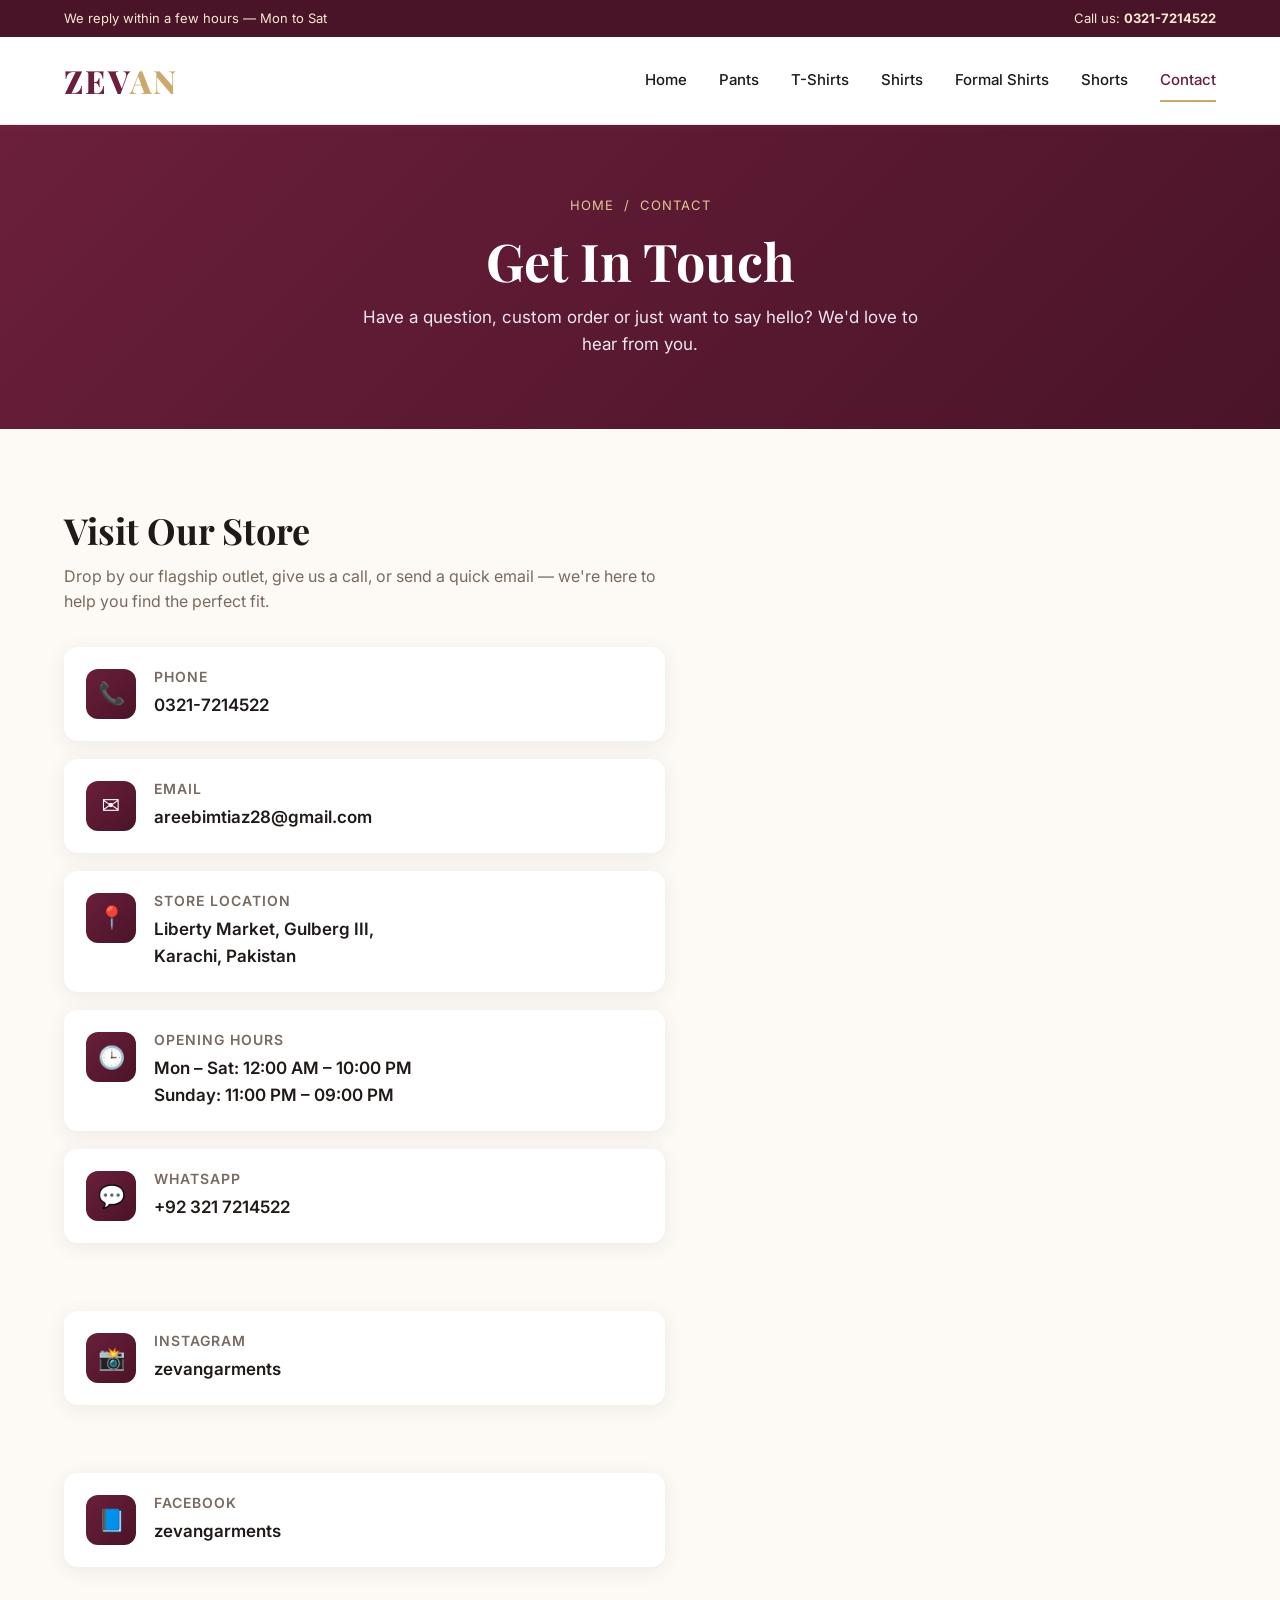
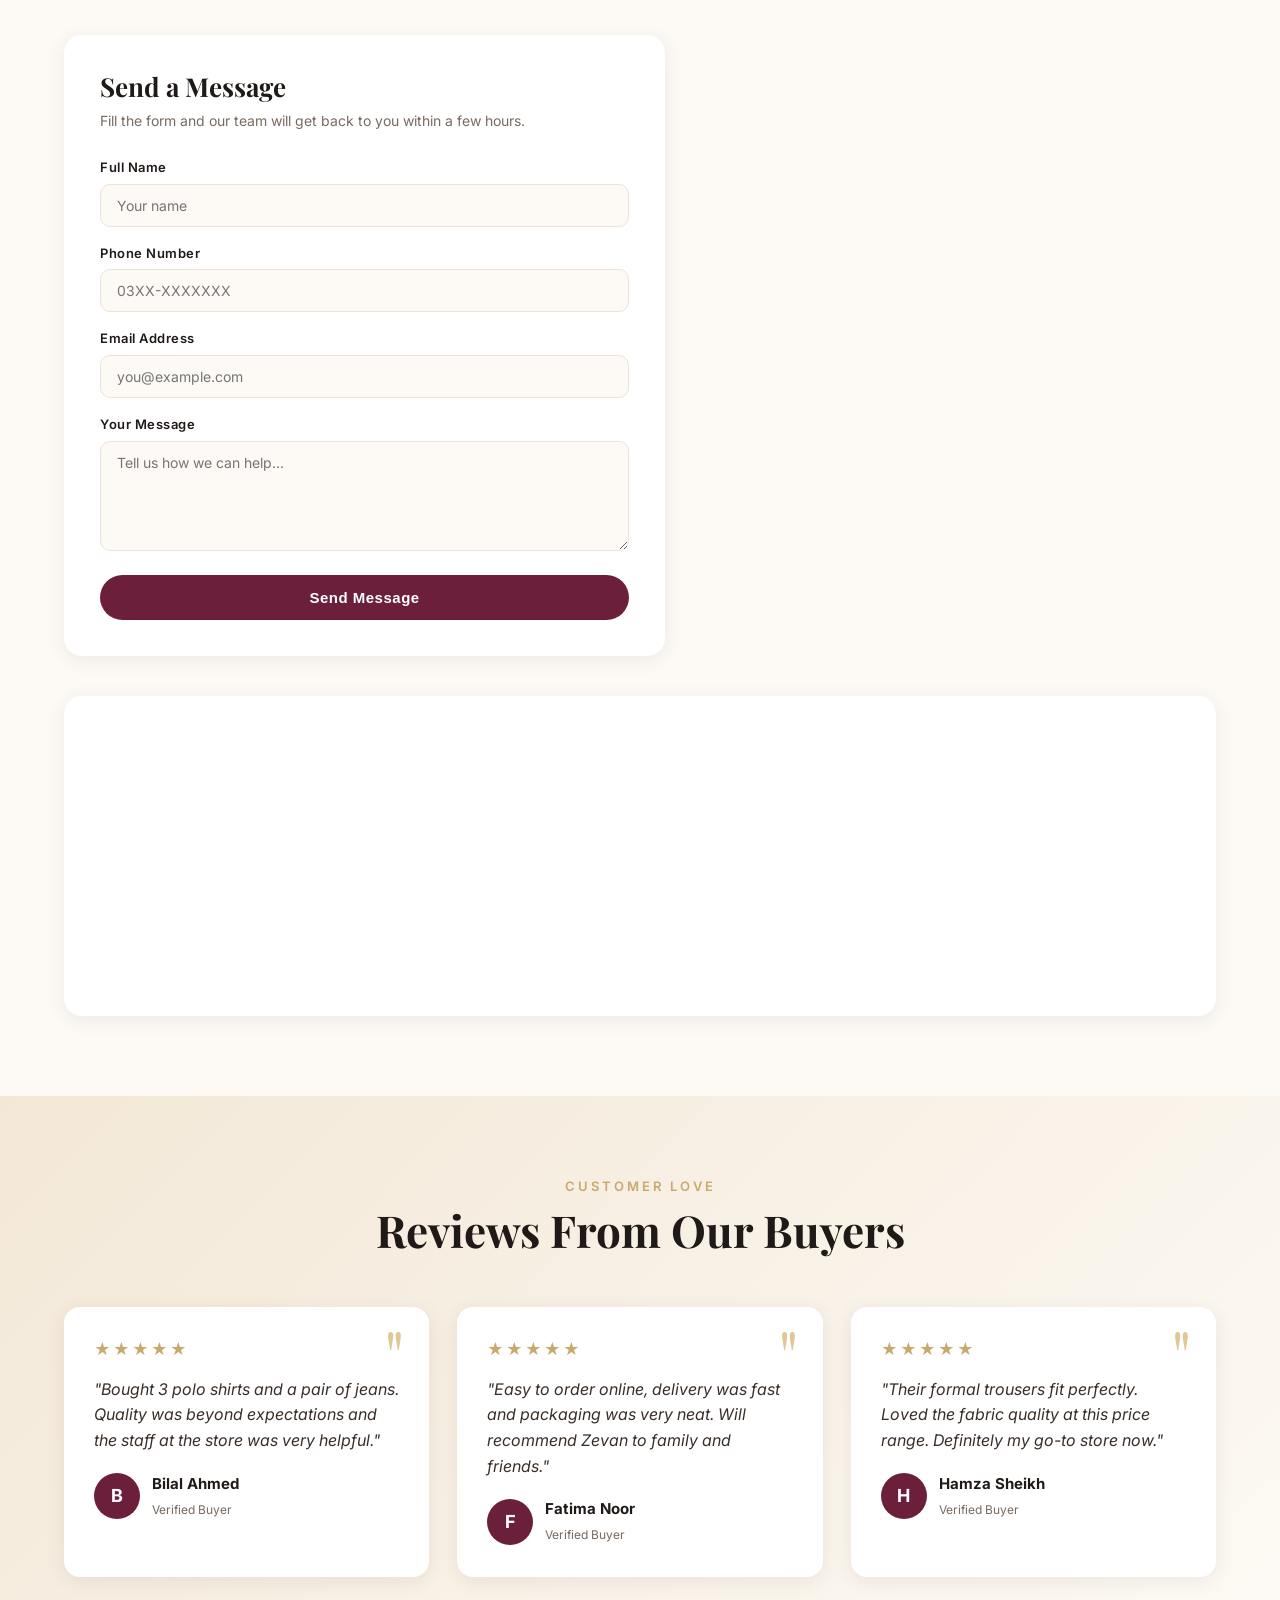
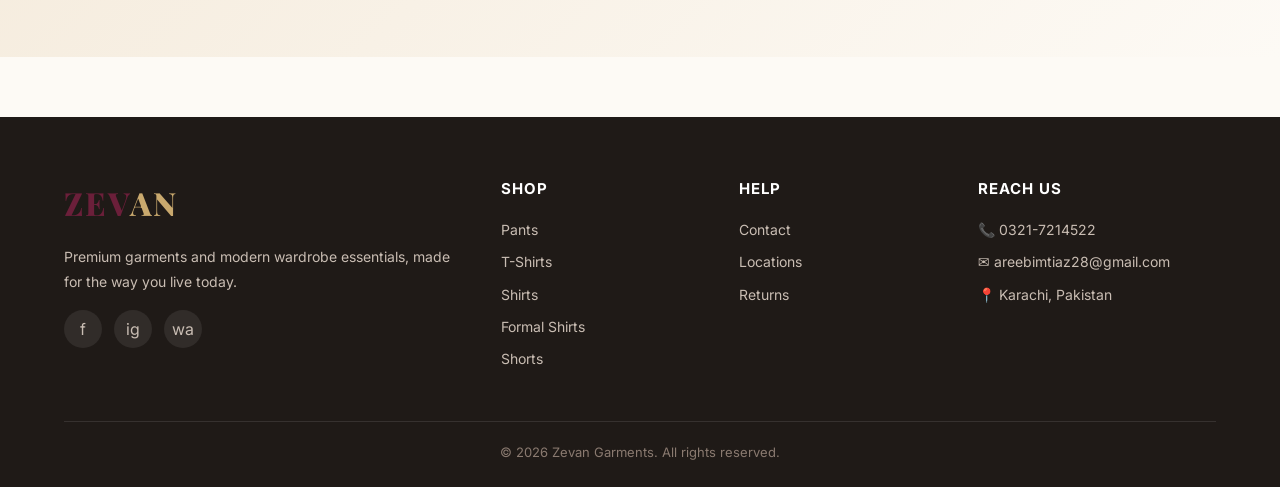
<file: contact.html>
<!DOCTYPE html>
<html lang="en">
<head>
  <meta charset="UTF-8" />
  <meta name="viewport" content="width=device-width, initial-scale=1.0" />
  <title>Contact &amp; Location — Zevan</title>
  <meta name="description" content="Visit, call or message Zevan. Phone 0321-7214522, email areebimtiaz@gmail.com. Karachi, Pakistan." />
  <link rel="preconnect" href="https://fonts.googleapis.com">
  <link rel="preconnect" href="https://fonts.gstatic.com" crossorigin>
  <link href="https://fonts.googleapis.com/css2?family=Playfair+Display:wght@600;700;800&family=Inter:wght@400;500;600;700;800&display=swap" rel="stylesheet">
  <link rel="stylesheet" href="./styles.css" />
</head>
<body>

  <div class="topbar">
    <div class="container">
      <span>We reply within a few hours — Mon to Sat</span>
      <span>Call us: <a href="tel:03217214522"><strong>0321-7214522</strong></a></span>
    </div>
  </div>

  <header class="header">
    <div class="container">
      <a href="./index.html" class="logo">ZEV<span>AN</span></a>
      <button class="menu-btn" aria-label="menu">&#9776;</button>
            <nav class="nav">
          <a href="./index.html">Home</a>
        <a href="./pants.html">Pants</a>
        <a href="./tshirts.html">T-Shirts</a>
        <a href="./shirts.html">Shirts</a>
        <a href="./formal-shirts.html">Formal Shirts</a>
        <a href="./shorts.html">Shorts</a>
        <a href="./contact.html" class="active">Contact</a>
        </nav>
    </div>
  </header>

  <section class="page-header">
    <div class="container">
      <div class="breadcrumb"><a href="./index.html">HOME</a> &nbsp;/&nbsp; CONTACT</div>
      <h1>Get In Touch</h1>
      <p>Have a question, custom order or just want to say hello? We'd love to hear from you.</p>
    </div>
  </section>

  <section class="section">
    <div class="container">
      <div class="contact-grid">

        <div class="contact-info">
          <h2>Visit Our Store</h2>
          <p>Drop by our flagship outlet, give us a call, or send a quick email — we're here to help you find the perfect fit.</p>

          <div class="info-card">
            <div class="info-icon">📞</div>
            <div>
              <h4>Phone</h4>
              <a class="detail" href="tel:03217214522">0321-7214522</a>
            </div>
          </div>

          <div class="info-card">
            <div class="info-icon">✉️</div>
            <div>
              <h4>Email</h4>
              <a class="detail" href="mailto:areebimtiaz28@gmail.com">areebimtiaz28@gmail.com</a>
            </div>
          </div>

          <div class="info-card">
            <div class="info-icon">📍</div>
            <div>
              <h4>Store Location</h4>
              <span class="detail">Liberty Market, Gulberg III,<br/>Karachi, Pakistan</span>
            </div>
          </div>

          <div class="info-card">
            <div class="info-icon">🕒</div>
            <div>
              <h4>Opening Hours</h4>
              <span class="detail">Mon – Sat: 12:00 AM – 10:00 PM<br/>Sunday: 11:00 PM – 09:00 PM</span>
            </div>
          </div>

          <div class="info-card">
            <div class="info-icon">💬</div>
            <div>
              <h4>WhatsApp</h4>
              <a class="detail" href="https://wa.me/923217214522" target="_blank" rel="noopener">+92 321 7214522</a>
            </div>
          </div>
        </div> <br> <br>
        <div class="info-card">
  <div class="info-icon">📸</div>
  <div>
    <h4>Instagram</h4>
    <a class="detail" href="https://instagram.com/zevangarments" target="_blank" rel="noopener">
      zevangarments
    </a>
  </div>
</div> <br> <br>
<div class="info-card">
  <div class="info-icon">📘</div>
  <div>
    <h4>Facebook</h4>
    <a class="detail" href="https://facebook.com/zevangarments" target="_blank" rel="noopener">
      zevangarments
    </a>
  </div>
</div>
<br> <br>
        <div>
          <form class="contact-form" onsubmit="event.preventDefault(); alert('Thank you! We will contact you shortly on the details provided.'); this.reset();">
            <h3>Send a Message</h3>
            <p>Fill the form and our team will get back to you within a few hours.</p>

            <div class="field">
              <label for="cname">Full Name</label>
              <input id="cname" type="text" placeholder="Your name" required />
            </div>

            <div class="field">
              <label for="cphone">Phone Number</label>
              <input id="cphone" type="tel" placeholder="03XX-XXXXXXX" required />
            </div>

            <div class="field">
              <label for="cemail">Email Address</label>
              <input id="cemail" type="email" placeholder="you@example.com" required />
            </div>

            <div class="field">
              <label for="cmsg">Your Message</label>
              <textarea id="cmsg" placeholder="Tell us how we can help..." required></textarea>
            </div>

            <button type="submit" class="btn btn-primary" style="width:100%; border:none;">Send Message</button>
          </form>
        </div>

      </div>

      <div class="map-card">
        <iframe
          src="https://maps.google.com/maps?q=Tariq%20Road%20Karachi&t=&z=14&ie=UTF8&iwloc=&output=embed"
          loading="lazy"
          referrerpolicy="no-referrer-when-downgrade"
          title="Zevan Store Location"></iframe>
      </div>
    </div>
  </section>

  <!-- REVIEWS -->
  <section class="section reviews" style="margin-top:0;">
    <div class="container">
      <div class="section-title">
        <div class="small">Customer Love</div>
        <h2>Reviews From Our Buyers</h2>
      </div>
      <div class="reviews-grid">
        <div class="review-card">
          <span class="quote">"</span>
          <div class="stars">★★★★★</div>
          <p>"Bought 3 polo shirts and a pair of jeans. Quality was beyond expectations and the staff at the store was very helpful."</p>
          <div class="reviewer">
            <div class="avatar">B</div>
            <div class="reviewer-info">
              <strong>Bilal Ahmed</strong>
              <span>Verified Buyer</span>
            </div>
          </div>
        </div>
        <div class="review-card">
          <span class="quote">"</span>
          <div class="stars">★★★★★</div>
          <p>"Easy to order online, delivery was fast and packaging was very neat. Will recommend Zevan to family and friends."</p>
          <div class="reviewer">
            <div class="avatar">F</div>
            <div class="reviewer-info">
              <strong>Fatima Noor</strong>
              <span>Verified Buyer</span>
            </div>
          </div>
        </div>
        <div class="review-card">
          <span class="quote">"</span>
          <div class="stars">★★★★★</div>
          <p>"Their formal trousers fit perfectly. Loved the fabric quality at this price range. Definitely my go-to store now."</p>
          <div class="reviewer">
            <div class="avatar">H</div>
            <div class="reviewer-info">
              <strong>Hamza Sheikh</strong>
              <span>Verified Buyer</span>
            </div>
          </div>
        </div>
      </div>
    </div>
  </section>

  <footer class="footer">
      <div class="container">
        <div class="footer-grid">
          <div>
            <div class="logo">ZEV<span>AN</span></div>
            <p>Premium garments and modern wardrobe essentials, made for the way you live today.</p>
            <div class="socials">
              <a href="#" aria-label="facebook">f</a>
              <a href="#" aria-label="instagram">ig</a>
              <a href="https://wa.me/923217214522" target="_blank" rel="noopener" aria-label="whatsapp">wa</a>
            </div>
          </div>
          <div>
            <h5>Shop</h5>
            <ul>
              <li><a href="./pants.html">Pants</a></li>
              <li><a href="./tshirts.html">T-Shirts</a></li>
              <li><a href="./shirts.html">Shirts</a></li>
              <li><a href="./formal-shirts.html">Formal Shirts</a></li>
              <li><a href="./shorts.html">Shorts</a></li>
            </ul>
          </div>
          <div>
            <h5>Help</h5>
            <ul>
              <li><a href="./contact.html">Contact</a></li>
              <li><a href="./contact.html">Locations</a></li>
              <li><a href="./contact.html">Returns</a></li>
            </ul>
          </div>
          <div>
            <h5>Reach Us</h5>
            <ul>
              <li>📞 <a href="tel:03217214522">0321-7214522</a></li>
              <li>✉️ <a href="mailto:areebimtiaz28@gmail.com">areebimtiaz28@gmail.com</a></li>
              <li>📍 Karachi, Pakistan</li>
            </ul>
          </div>
        </div>
        <div class="footer-bottom">
          © 2026 Zevan Garments. All rights reserved.
        </div>
      </div>
    </footer>

  <script src="./partials.js"></script>
</body>
</html>
</file>
<file: styles.css>
/* ================================
   ZEVAN — Global Styles
   ================================ */

* {
  margin: 0;
  padding: 0;
  box-sizing: border-box;
}

:root {
  --cream: #fdfaf5;
  --warm-white: #ffffff;
  --wine: #6b1f3a;
  --wine-dark: #4a1428;
  --gold: #c9a96e;
  --gold-light: #e0c896;
  --charcoal: #1f1a17;
  --text: #3a2e28;
  --muted: #786a60;
  --border: #ece4d8;
  --shadow: 0 4px 20px rgba(60, 30, 20, 0.08);
  --shadow-hover: 0 12px 36px rgba(60, 30, 20, 0.18);
}

html {
  scroll-behavior: smooth;
}

body {
  font-family: 'Inter', system-ui, sans-serif;
  background: var(--cream);
  color: var(--text);
  line-height: 1.6;
  min-height: 100vh;
  -webkit-font-smoothing: antialiased;
}

h1, h2, h3, h4 {
  font-family: 'Playfair Display', Georgia, serif;
  color: var(--charcoal);
  line-height: 1.2;
  font-weight: 700;
}

a {
  color: inherit;
  text-decoration: none;
}

img {
  display: block;
  max-width: 100%;
}

.container {
  max-width: 1200px;
  margin: 0 auto;
  padding: 0 24px;
}

/* ================================
   Top Bar
   ================================ */
.topbar {
  background: var(--wine-dark);
  color: #f8e9d2;
  font-size: 13px;
  padding: 8px 0;
}

.topbar .container {
  display: flex;
  justify-content: space-between;
  align-items: center;
  flex-wrap: wrap;
  gap: 12px;
}

.topbar a:hover {
  color: var(--gold-light);
}

/* ================================
   Header / Nav
   ================================ */
.header {
  background: var(--warm-white);
  border-bottom: 1px solid var(--border);
  position: sticky;
  top: 0;
  z-index: 100;
  box-shadow: 0 2px 10px rgba(255, 230, 230, 0.04);
}

.header .container {
  display: flex;
  justify-content: space-between;
  align-items: center;
  padding-top: 18px;
  padding-bottom: 18px;
}

.logo {
  font-family: 'Playfair Display', serif;
  font-size: 32px;
  font-weight: 800;
  color: var(--wine);
  letter-spacing: 2px;
}

.logo span {
  color: var(--gold);
}

.nav {
  display: flex;
  gap: 32px;
  align-items: center;
}

.nav a {
  font-weight: 500;
  font-size: 15px;
  color: var(--charcoal);
  position: relative;
  padding: 6px 0;
  transition: color 0.2s;
}

.nav a:hover {
  color: var(--wine);
}

.nav a.active {
  color: var(--wine);
}

.nav a.active::after {
  content: "";
  position: absolute;
  bottom: -4px;
  left: 0;
  right: 0;
  height: 2px;
  background: var(--gold);
}

.menu-btn {
  display: none;
  background: none;
  border: none;
  font-size: 26px;
  color: var(--charcoal);
  cursor: pointer;
}

/* ================================
   Hero
   ================================ */
.hero {
  background: linear-gradient(135deg, #fdfaf5 0%, #f3e8d7 100%);
  padding: 80px 0 100px;
  position: relative;
  overflow: hidden;
}

.hero-grid {
  display: grid;
  grid-template-columns: 1fr 1fr;
  gap: 60px;
  align-items: center;
}

.hero-tag {
  display: inline-block;
  background: var(--wine);
  color: #fff;
  padding: 6px 16px;
  border-radius: 50px;
  font-size: 12px;
  letter-spacing: 2px;
  font-weight: 600;
  margin-bottom: 20px;
}

.hero h1 {
  font-size: 64px;
  margin-bottom: 24px;
  color: var(--charcoal);
}

.hero h1 em {
  color: var(--wine);
  font-style: italic;
}

.hero p {
  font-size: 18px;
  color: var(--muted);
  margin-bottom: 32px;
  max-width: 480px;
}

.hero-buttons {
  display: flex;
  gap: 16px;
  flex-wrap: wrap;
}

.btn {
  display: inline-block;
  padding: 14px 32px;
  border-radius: 50px;
  font-weight: 600;
  font-size: 15px;
  letter-spacing: 0.5px;
  transition: all 0.25s;
  cursor: pointer;
  border: 2px solid transparent;
}

.btn-primary {
  background: var(--wine);
  color: #fff;
}

.btn-primary:hover {
  background: var(--wine-dark);
  transform: translateY(-2px);
  box-shadow: 0 10px 25px rgba(107, 31, 58, 0.35);
}

.btn-outline {
  background: transparent;
  color: var(--charcoal);
  border-color: var(--charcoal);
}

.btn-outline:hover {
  background: var(--charcoal);
  color: #fff;
}

.hero-image {
  position: relative;
}

.hero-image img {
  width: 100%;
  height: 520px;
  object-fit: cover;
  border-radius: 20px;
  box-shadow: var(--shadow-hover);
}

.hero-badge {
  position: absolute;
  bottom: 24px;
  left: 24px;
  background: #fff;
  padding: 16px 22px;
  border-radius: 14px;
  box-shadow: var(--shadow);
}

.hero-badge .num {
  font-family: 'Playfair Display', serif;
  font-size: 28px;
  font-weight: 800;
  color: var(--wine);
}

.hero-badge .label {
  font-size: 12px;
  color: var(--muted);
  letter-spacing: 1px;
}

/* ================================
   Section
   ================================ */
.section {
  padding: 80px 0;
}

.section-title {
  text-align: center;
  margin-bottom: 50px;
}

.section-title .small {
  font-size: 13px;
  color: var(--gold);
  letter-spacing: 3px;
  font-weight: 600;
  text-transform: uppercase;
}

.section-title h2 {
  font-size: 44px;
  margin-top: 8px;
}

.section-title p {
  color: var(--muted);
  margin-top: 12px;
  max-width: 600px;
  margin-left: auto;
  margin-right: auto;
}

/* ================================
   Features
   ================================ */
.features {
  background: #fff;
  padding: 60px 0;
  border-bottom: 1px solid var(--border);
}

.features-grid {
  display: grid;
  grid-template-columns: repeat(4, 1fr);
  gap: 30px;
}

.feature {
  text-align: center;
  padding: 20px;
}

.feature-icon {
  font-size: 40px;
  margin-bottom: 12px;
}

.feature h4 {
  font-family: 'Inter', sans-serif;
  font-size: 16px;
  font-weight: 700;
  margin-bottom: 6px;
}

.feature p {
  font-size: 13px;
  color: var(--muted);
}

/* ================================
   Categories
   ================================ */
.categories {
  display: grid;
  grid-template-columns: 1fr 1fr;
  gap: 30px;
}

.cat-card {
  position: relative;
  border-radius: 18px;
  overflow: hidden;
  height: 380px;
  cursor: pointer;
  box-shadow: var(--shadow);
  transition: transform 0.3s, box-shadow 0.3s;
}

.cat-card:hover {
  transform: translateY(-6px);
  box-shadow: var(--shadow-hover);
}

.cat-card img {
  width: 100%;
  height: 100%;
  object-fit: cover;
  transition: transform 0.5s;
}

.cat-card:hover img {
  transform: scale(1.06);
}

.cat-card-overlay {
  position: absolute;
  inset: 0;
  background: linear-gradient(0deg, rgba(0,0,0,0.65) 0%, rgba(0,0,0,0.1) 50%, transparent 100%);
  display: flex;
  flex-direction: column;
  justify-content: flex-end;
  padding: 32px;
  color: #fff;
}

.cat-card-overlay h3 {
  font-size: 32px;
  color: #fff;
  margin-bottom: 6px;
}

.cat-card-overlay p {
  opacity: 0.9;
  margin-bottom: 16px;
}

.cat-card-overlay .arrow {
  display: inline-flex;
  align-items: center;
  gap: 8px;
  font-weight: 600;
  letter-spacing: 1px;
  font-size: 14px;
}

/* ================================
   Product Grid
   ================================ */
.page-header {
  background: linear-gradient(135deg, var(--wine) 0%, var(--wine-dark) 100%);
  color: #fff;
  padding: 70px 0;
  text-align: center;
}

.page-header h1 {
  color: #fff;
  font-size: 52px;
  margin-bottom: 12px;
}

.page-header p {
  font-size: 17px;
  opacity: 0.9;
  max-width: 560px;
  margin: 0 auto;
}

.breadcrumb {
  font-size: 13px;
  letter-spacing: 1px;
  margin-bottom: 14px;
  color: var(--gold-light);
}

.breadcrumb a:hover {
  color: #fff;
}

.products-grid {
  display: grid;
  grid-template-columns: repeat(auto-fill, minmax(260px, 1fr));
  gap: 30px;
}

.product-card {
  background: #fff;
  border-radius: 14px;
  overflow: hidden;
  box-shadow: var(--shadow);
  transition: transform 0.3s, box-shadow 0.3s;
  display: flex;
  flex-direction: column;
}

.product-card:hover {
  transform: translateY(-6px);
  box-shadow: var(--shadow-hover);
}

.product-img {
  width: 100%;
  height: 320px;
  object-fit: cover;
  background: #f4ede0;
  transition: transform 0.5s;
}

.product-card:hover .product-img {
  transform: scale(1.05);
}

.product-img-wrap {
  overflow: hidden;
  position: relative;
}

.badge {
  position: absolute;
  top: 14px;
  left: 14px;
  background: var(--wine);
  color: #fff;
  font-size: 11px;
  font-weight: 700;
  padding: 5px 12px;
  border-radius: 50px;
  letter-spacing: 1px;
}

.badge.gold {
  background: var(--gold);
  color: var(--charcoal);
}

.product-body {
  padding: 18px 20px 22px;
  flex: 1;
  display: flex;
  flex-direction: column;
}

.product-body h3 {
  font-family: 'Inter', sans-serif;
  font-size: 16px;
  font-weight: 700;
  margin-bottom: 6px;
  color: var(--charcoal);
}

.stars {
  color: var(--gold);
  font-size: 13px;
  margin-bottom: 10px;
  letter-spacing: 2px;
}

.price-row {
  display: flex;
  align-items: center;
  justify-content: space-between;
  margin-top: auto;
}

.price {
  font-family: 'Playfair Display', serif;
  font-size: 22px;
  font-weight: 700;
  color: var(--wine);
}

.price-old {
  font-size: 14px;
  color: var(--muted);
  text-decoration: line-through;
  margin-left: 8px;
}

.cart-btn {
  background: var(--charcoal);
  color: #fff;
  border: none;
  width: 38px;
  height: 38px;
  border-radius: 50%;
  cursor: pointer;
  font-size: 18px;
  transition: background 0.2s, transform 0.2s;
  display: flex;
  align-items: center;
  justify-content: center;
}

.cart-btn:hover {
  background: var(--wine);
  transform: scale(1.1);
}

.product-desc {
  color: #6b6b6b;
  font-size: 13px;
  line-height: 1.55;
  margin: 6px 0 10px;
  min-height: 40px;
}

.order-btn {
  display: flex;
  align-items: center;
  justify-content: center;
  gap: 8px;
  width: 100%;
  margin-top: 14px;
  padding: 11px 16px;
  background: #25D366;
  color: #fff;
  border: none;
  border-radius: 10px;
  font-size: 14px;
  font-weight: 700;
  letter-spacing: 0.5px;
  cursor: pointer;
  text-decoration: none;
  transition: background 0.2s, transform 0.2s, box-shadow 0.2s;
}

.order-btn:hover {
  background: #1da851;
  transform: translateY(-2px);
  box-shadow: 0 8px 18px rgba(37, 211, 102, 0.35);
}

.order-btn svg {
  width: 18px;
  height: 18px;
  fill: currentColor;
}

/* ================================
   Reviews
   ================================ */
.reviews {
  background: linear-gradient(135deg, #f3e8d7 0%, #fdfaf5 100%);
}

.reviews-grid {
  display: grid;
  grid-template-columns: repeat(3, 1fr);
  gap: 28px;
}

.review-card {
  background: #fff;
  padding: 30px;
  border-radius: 16px;
  box-shadow: var(--shadow);
  position: relative;
}

.review-card .quote {
  position: absolute;
  top: 12px;
  right: 24px;
  font-family: 'Playfair Display', serif;
  font-size: 70px;
  color: var(--gold-light);
  line-height: 1;
}

.review-card .stars {
  margin-bottom: 14px;
  font-size: 16px;
}

.review-card p {
  color: var(--text);
  margin-bottom: 18px;
  font-style: italic;
}

.reviewer {
  display: flex;
  align-items: center;
  gap: 12px;
}

.avatar {
  width: 46px;
  height: 46px;
  border-radius: 50%;
  background: var(--wine);
  color: #fff;
  display: flex;
  align-items: center;
  justify-content: center;
  font-weight: 700;
  font-size: 18px;
}

.reviewer-info strong {
  display: block;
  color: var(--charcoal);
  font-size: 15px;
}

.reviewer-info span {
  font-size: 12px;
  color: var(--muted);
}

/* ================================
   Contact Page
   ================================ */
.contact-grid {
  display: grid;
  grid-template-columns: 1.2fr 1fr;
  gap: 50px;
  align-items: start;
}

.contact-info h2 {
  font-size: 36px;
  margin-bottom: 12px;
}

.contact-info > p {
  color: var(--muted);
  margin-bottom: 32px;
  font-size: 16px;
}

.info-card {
  display: flex;
  align-items: flex-start;
  gap: 18px;
  padding: 22px;
  background: #fff;
  border-radius: 14px;
  margin-bottom: 18px;
  box-shadow: var(--shadow);
  transition: transform 0.2s;
}

.info-card:hover {
  transform: translateX(4px);
}

.info-icon {
  flex-shrink: 0;
  width: 50px;
  height: 50px;
  background: linear-gradient(135deg, var(--wine), var(--wine-dark));
  color: #fff;
  border-radius: 12px;
  display: flex;
  align-items: center;
  justify-content: center;
  font-size: 22px;
}

.info-card h4 {
  font-family: 'Inter', sans-serif;
  font-size: 14px;
  text-transform: uppercase;
  letter-spacing: 1px;
  color: var(--muted);
  margin-bottom: 6px;
  font-weight: 600;
}

.info-card .detail {
  color: var(--charcoal);
  font-size: 17px;
  font-weight: 600;
}

.info-card a.detail:hover {
  color: var(--wine);
}

.contact-form {
  background: #fff;
  padding: 36px;
  border-radius: 18px;
  box-shadow: var(--shadow);
}

.contact-form h3 {
  font-size: 26px;
  margin-bottom: 8px;
}

.contact-form > p {
  color: var(--muted);
  margin-bottom: 24px;
  font-size: 14px;
}

.field {
  margin-bottom: 16px;
}

.field label {
  display: block;
  font-size: 13px;
  font-weight: 600;
  color: var(--charcoal);
  margin-bottom: 6px;
  letter-spacing: 0.5px;
}

.field input,
.field textarea {
  width: 100%;
  padding: 12px 16px;
  border: 1.5px solid var(--border);
  border-radius: 10px;
  font-size: 14px;
  font-family: inherit;
  background: var(--cream);
  color: var(--charcoal);
  transition: border-color 0.2s, background 0.2s;
}

.field input:focus,
.field textarea:focus {
  outline: none;
  border-color: var(--wine);
  background: #fff;
}

.field textarea {
  resize: vertical;
  min-height: 110px;
}

.map-card {
  margin-top: 40px;
  background: #fff;
  border-radius: 18px;
  overflow: hidden;
  box-shadow: var(--shadow);
}

.map-card iframe {
  width: 100%;
  height: 320px;
  border: none;
  display: block;
}

/* ================================
   Footer
   ================================ */
.footer {
  background: var(--charcoal);
  color: #c9bdb3;
  padding: 60px 0 24px;
  margin-top: 60px;
}

.footer-grid {
  display: grid;
  grid-template-columns: 2fr 1fr 1fr 1.2fr;
  gap: 40px;
  margin-bottom: 40px;
}

.footer .logo {
  margin-bottom: 16px;
}

.footer p {
  font-size: 14px;
  line-height: 1.8;
}

.footer h5 {
  font-family: 'Inter', sans-serif;
  color: #fff;
  font-size: 15px;
  margin-bottom: 18px;
  letter-spacing: 1px;
  text-transform: uppercase;
}

.footer ul {
  list-style: none;
}

.footer li {
  margin-bottom: 10px;
  font-size: 14px;
}

.footer a:hover {
  color: var(--gold-light);
}

.footer-bottom {
  border-top: 1px solid rgba(255,255,255,0.1);
  padding-top: 20px;
  text-align: center;
  font-size: 13px;
  color: #8a7a70;
}

.socials {
  display: flex;
  gap: 12px;
  margin-top: 16px;
}

.socials a {
  width: 38px;
  height: 38px;
  border-radius: 50%;
  background: rgba(255,255,255,0.08);
  display: inline-flex;
  align-items: center;
  justify-content: center;
  font-size: 16px;
  transition: background 0.2s, transform 0.2s;
}

.socials a:hover {
  background: var(--wine);
  transform: translateY(-3px);
  color: #fff;
}

/* ================================
   Responsive
   ================================ */
@media (max-width: 900px) {
  .hero-grid,
  .categories,
  .contact-grid {
    grid-template-columns: 1fr;
    gap: 40px;
  }
  .hero h1 { font-size: 44px; }
  .features-grid { grid-template-columns: repeat(2, 1fr); }
  .reviews-grid { grid-template-columns: 1fr; }
  .footer-grid { grid-template-columns: 1fr 1fr; gap: 30px; }
  .section { padding: 60px 0; }
  .section-title h2 { font-size: 32px; }
  .page-header h1 { font-size: 38px; }
  .hero-image img { height: 380px; }
  .menu-btn { display: block; }
  .nav {
    position: absolute;
    top: 100%;
    left: 0;
    right: 0;
    background: #fff;
    flex-direction: column;
    gap: 0;
    padding: 12px 0;
    border-bottom: 1px solid var(--border);
    display: none;
  }
  .nav.open { display: flex; }
  .nav a { padding: 14px 24px; width: 100%; }
}

@media (max-width: 540px) {
  .hero h1 { font-size: 36px; }
  .topbar .container { font-size: 12px; }
  .features-grid { grid-template-columns: 1fr; }
  .footer-grid { grid-template-columns: 1fr; }
  .product-img { height: 280px; }
  .contact-form { padding: 24px; }
}

/* Subtle entrance */
.fade-in {
  animation: fadeUp 0.7s ease both;
}

@keyframes fadeUp {
  from { opacity: 0; transform: translateY(16px); }
  to { opacity: 1; transform: translateY(0); }
}
</file>
